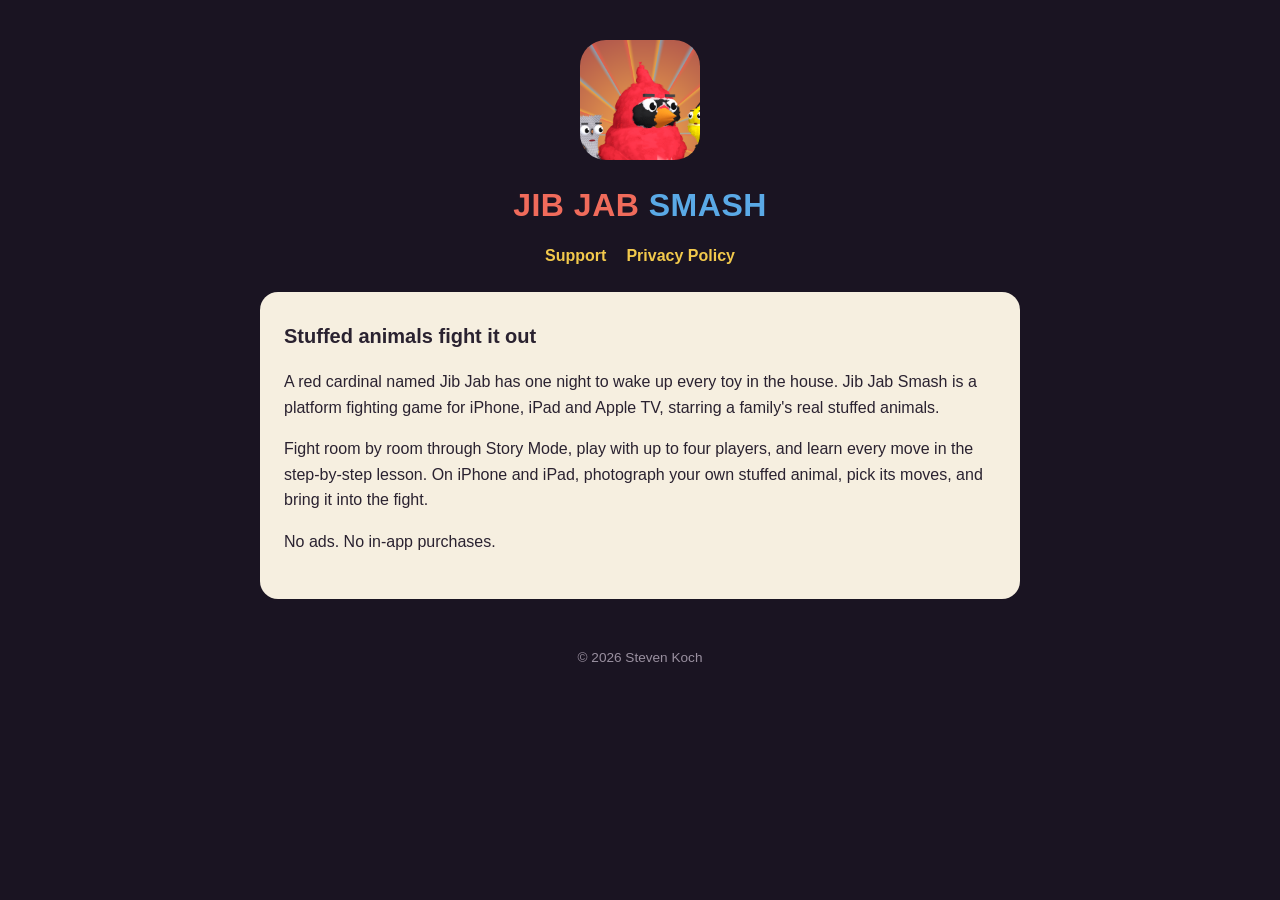
<file: index.html>
<!doctype html>
<html lang="en">
<head>
<meta charset="utf-8">
<meta name="viewport" content="width=device-width, initial-scale=1">
<title>Jib Jab Smash</title>
<link rel="stylesheet" href="style.css">
</head>
<body>
<header>
  <img src="icon.png" alt="Jib Jab Smash app icon">
  <h1><span class="red">JIB JAB</span> <span class="blue">SMASH</span></h1>
  <nav><a href="support">Support</a><a href="privacy">Privacy Policy</a></nav>
</header>
<main>
  <h2>Stuffed animals fight it out</h2>
  <p>A red cardinal named Jib Jab has one night to wake up every toy in the house. Jib Jab Smash is a platform fighting game for iPhone, iPad and Apple TV, starring a family's real stuffed animals.</p>
  <p>Fight room by room through Story Mode, play with up to four players, and learn every move in the step-by-step lesson. On iPhone and iPad, photograph your own stuffed animal, pick its moves, and bring it into the fight.</p>
  <p>No ads. No in-app purchases.</p>
</main>
<footer>&copy; 2026 Steven Koch</footer>
</body>
</html>
</file>
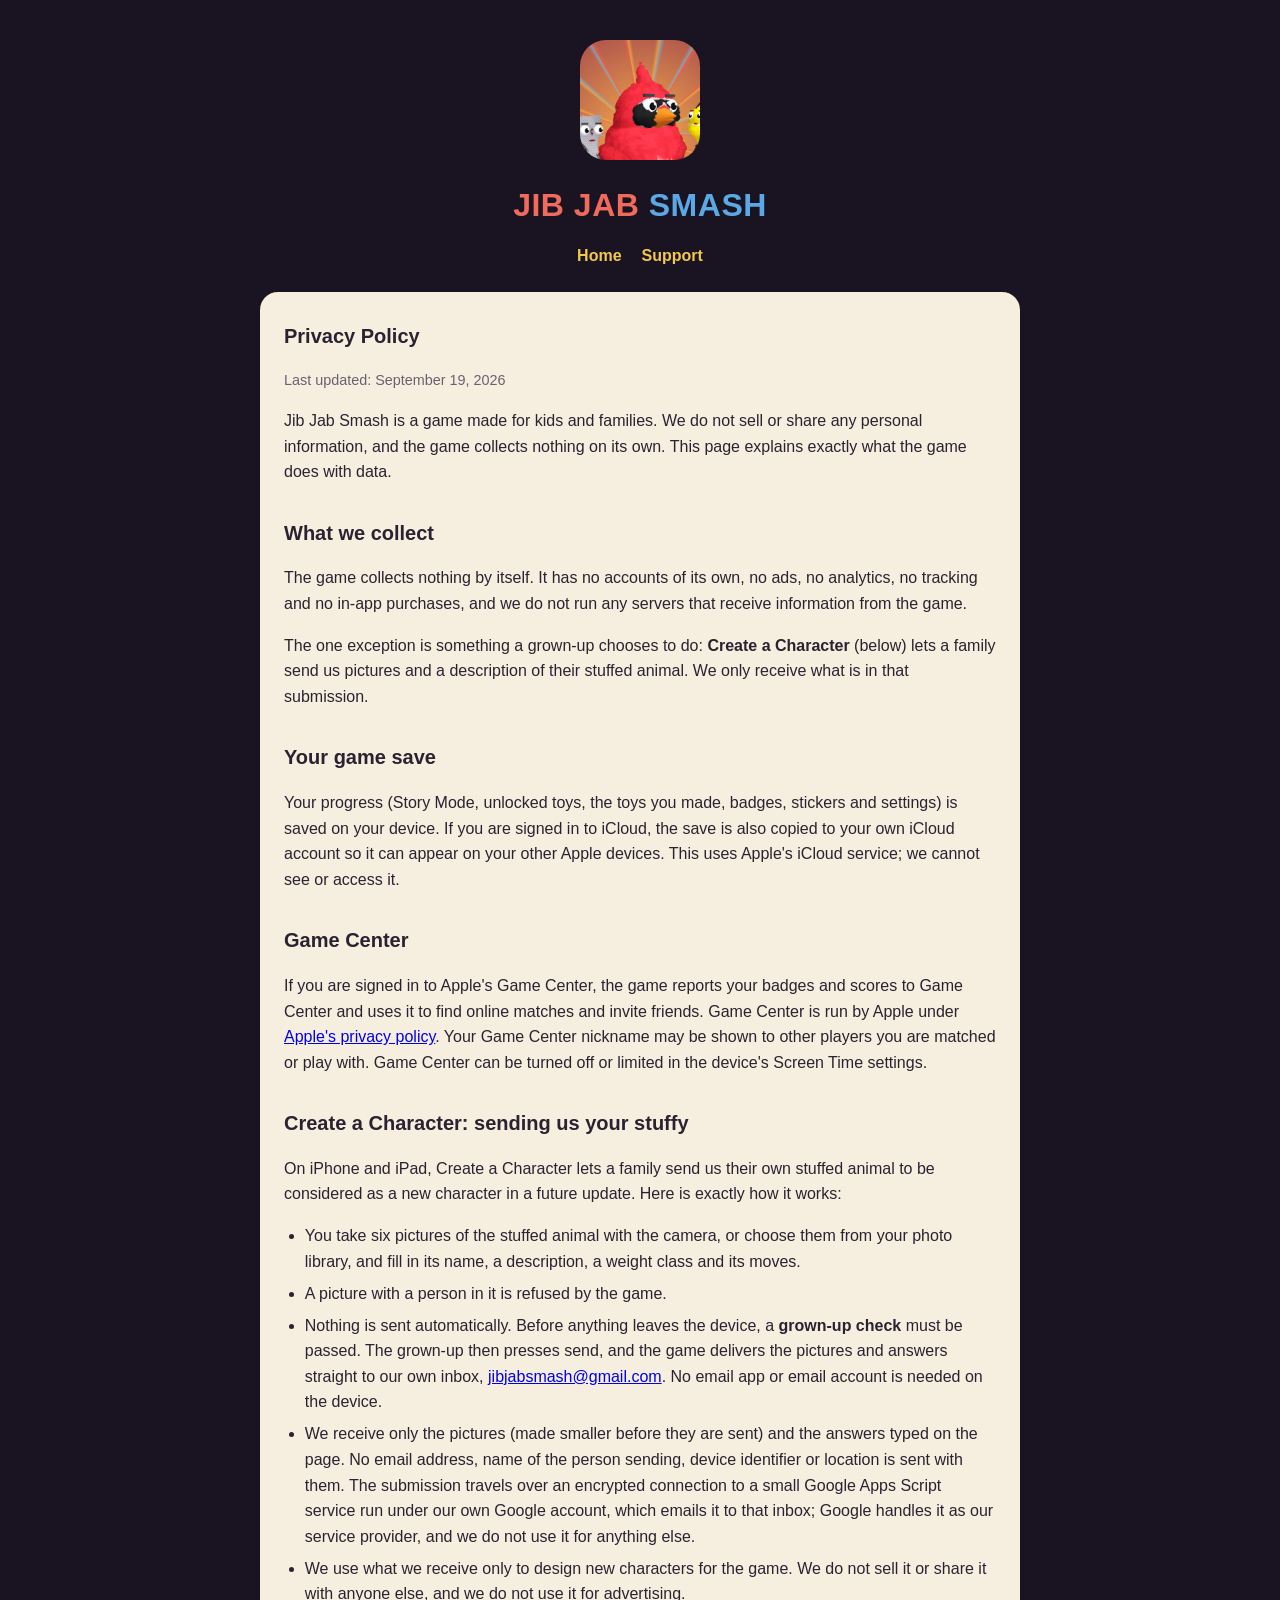
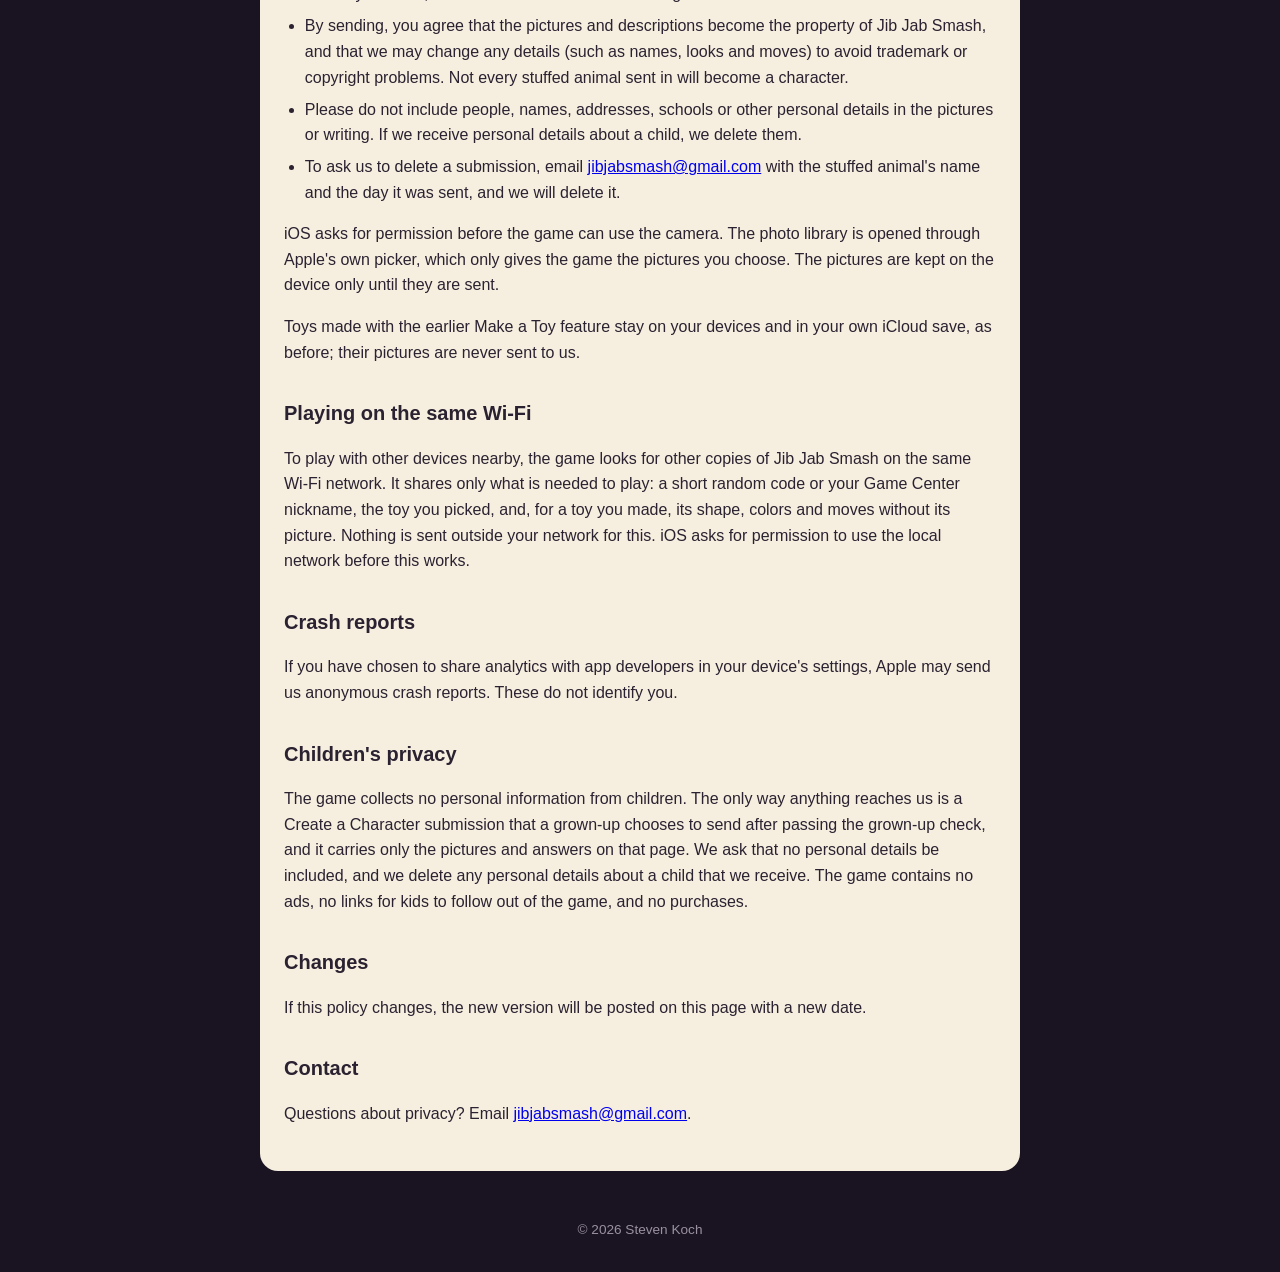
<file: privacy.html>
<!doctype html>
<html lang="en">
<head>
<meta charset="utf-8">
<meta name="viewport" content="width=device-width, initial-scale=1">
<title>Privacy Policy - Jib Jab Smash</title>
<link rel="stylesheet" href="style.css">
</head>
<body>
<header>
  <img src="icon.png" alt="Jib Jab Smash app icon">
  <h1><span class="red">JIB JAB</span> <span class="blue">SMASH</span></h1>
  <nav><a href="./">Home</a><a href="support">Support</a></nav>
</header>
<main>
  <h2>Privacy Policy</h2>
  <p class="muted">Last updated: September 19, 2026</p>
  <p>Jib Jab Smash is a game made for kids and families. We do not sell or share any personal information, and the game collects nothing on its own. This page explains exactly what the game does with data.</p>

  <h2>What we collect</h2>
  <p>The game collects nothing by itself. It has no accounts of its own, no ads, no analytics, no tracking and no in-app purchases, and we do not run any servers that receive information from the game.</p>
  <p>The one exception is something a grown-up chooses to do: <strong>Create a Character</strong> (below) lets a family send us pictures and a description of their stuffed animal. We only receive what is in that submission.</p>

  <h2>Your game save</h2>
  <p>Your progress (Story Mode, unlocked toys, the toys you made, badges, stickers and settings) is saved on your device. If you are signed in to iCloud, the save is also copied to your own iCloud account so it can appear on your other Apple devices. This uses Apple's iCloud service; we cannot see or access it.</p>

  <h2>Game Center</h2>
  <p>If you are signed in to Apple's Game Center, the game reports your badges and scores to Game Center and uses it to find online matches and invite friends. Game Center is run by Apple under <a href="https://www.apple.com/legal/privacy/">Apple's privacy policy</a>. Your Game Center nickname may be shown to other players you are matched or play with. Game Center can be turned off or limited in the device's Screen Time settings.</p>

  <h2>Create a Character: sending us your stuffy</h2>
  <p>On iPhone and iPad, Create a Character lets a family send us their own stuffed animal to be considered as a new character in a future update. Here is exactly how it works:</p>
  <ul>
    <li>You take six pictures of the stuffed animal with the camera, or choose them from your photo library, and fill in its name, a description, a weight class and its moves.</li>
    <li>A picture with a person in it is refused by the game.</li>
    <li>Nothing is sent automatically. Before anything leaves the device, a <strong>grown-up check</strong> must be passed. The grown-up then presses send, and the game delivers the pictures and answers straight to our own inbox, <a href="mailto:jibjabsmash@gmail.com">jibjabsmash@gmail.com</a>. No email app or email account is needed on the device.</li>
    <li>We receive only the pictures (made smaller before they are sent) and the answers typed on the page. No email address, name of the person sending, device identifier or location is sent with them. The submission travels over an encrypted connection to a small Google Apps Script service run under our own Google account, which emails it to that inbox; Google handles it as our service provider, and we do not use it for anything else.</li>
    <li>We use what we receive only to design new characters for the game. We do not sell it or share it with anyone else, and we do not use it for advertising.</li>
    <li>By sending, you agree that the pictures and descriptions become the property of Jib Jab Smash, and that we may change any details (such as names, looks and moves) to avoid trademark or copyright problems. Not every stuffed animal sent in will become a character.</li>
    <li>Please do not include people, names, addresses, schools or other personal details in the pictures or writing. If we receive personal details about a child, we delete them.</li>
    <li>To ask us to delete a submission, email <a href="mailto:jibjabsmash@gmail.com">jibjabsmash@gmail.com</a> with the stuffed animal's name and the day it was sent, and we will delete it.</li>
  </ul>
  <p>iOS asks for permission before the game can use the camera. The photo library is opened through Apple's own picker, which only gives the game the pictures you choose. The pictures are kept on the device only until they are sent.</p>
  <p>Toys made with the earlier Make a Toy feature stay on your devices and in your own iCloud save, as before; their pictures are never sent to us.</p>

  <h2>Playing on the same Wi-Fi</h2>
  <p>To play with other devices nearby, the game looks for other copies of Jib Jab Smash on the same Wi-Fi network. It shares only what is needed to play: a short random code or your Game Center nickname, the toy you picked, and, for a toy you made, its shape, colors and moves without its picture. Nothing is sent outside your network for this. iOS asks for permission to use the local network before this works.</p>

  <h2>Crash reports</h2>
  <p>If you have chosen to share analytics with app developers in your device's settings, Apple may send us anonymous crash reports. These do not identify you.</p>

  <h2>Children's privacy</h2>
  <p>The game collects no personal information from children. The only way anything reaches us is a Create a Character submission that a grown-up chooses to send after passing the grown-up check, and it carries only the pictures and answers on that page. We ask that no personal details be included, and we delete any personal details about a child that we receive. The game contains no ads, no links for kids to follow out of the game, and no purchases.</p>

  <h2>Changes</h2>
  <p>If this policy changes, the new version will be posted on this page with a new date.</p>

  <h2>Contact</h2>
  <p>Questions about privacy? Email <a href="mailto:jibjabsmash@gmail.com">jibjabsmash@gmail.com</a>.</p>
</main>
<footer>&copy; 2026 Steven Koch</footer>
</body>
</html>
</file>
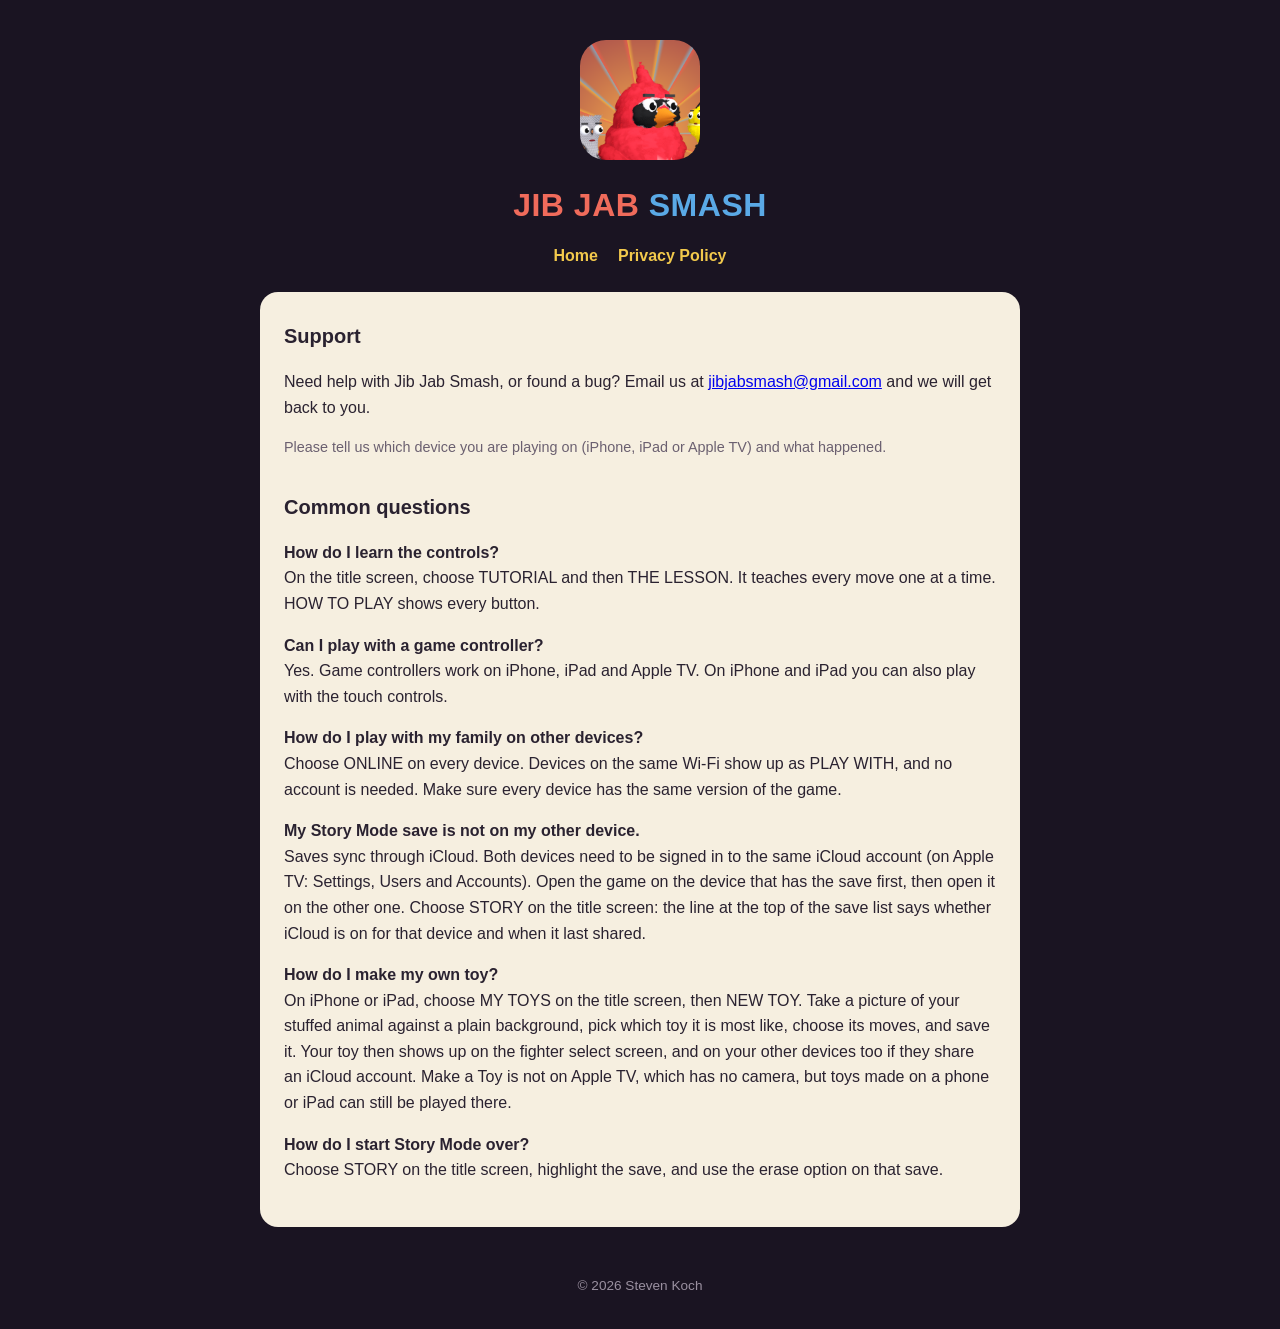
<file: support.html>
<!doctype html>
<html lang="en">
<head>
<meta charset="utf-8">
<meta name="viewport" content="width=device-width, initial-scale=1">
<title>Support - Jib Jab Smash</title>
<link rel="stylesheet" href="style.css">
</head>
<body>
<header>
  <img src="icon.png" alt="Jib Jab Smash app icon">
  <h1><span class="red">JIB JAB</span> <span class="blue">SMASH</span></h1>
  <nav><a href="./">Home</a><a href="privacy">Privacy Policy</a></nav>
</header>
<main>
  <h2>Support</h2>
  <p>Need help with Jib Jab Smash, or found a bug? Email us at <a href="mailto:jibjabsmash@gmail.com">jibjabsmash@gmail.com</a> and we will get back to you.</p>
  <p class="muted">Please tell us which device you are playing on (iPhone, iPad or Apple TV) and what happened.</p>

  <h2>Common questions</h2>
  <p><strong>How do I learn the controls?</strong><br>
  On the title screen, choose TUTORIAL and then THE LESSON. It teaches every move one at a time. HOW TO PLAY shows every button.</p>

  <p><strong>Can I play with a game controller?</strong><br>
  Yes. Game controllers work on iPhone, iPad and Apple TV. On iPhone and iPad you can also play with the touch controls.</p>

  <p><strong>How do I play with my family on other devices?</strong><br>
  Choose ONLINE on every device. Devices on the same Wi-Fi show up as PLAY WITH, and no account is needed. Make sure every device has the same version of the game.</p>

  <p><strong>My Story Mode save is not on my other device.</strong><br>
  Saves sync through iCloud. Both devices need to be signed in to the same iCloud account (on Apple TV: Settings, Users and Accounts). Open the game on the device that has the save first, then open it on the other one. Choose STORY on the title screen: the line at the top of the save list says whether iCloud is on for that device and when it last shared.</p>

  <p><strong>How do I make my own toy?</strong><br>
  On iPhone or iPad, choose MY TOYS on the title screen, then NEW TOY. Take a picture of your stuffed animal against a plain background, pick which toy it is most like, choose its moves, and save it. Your toy then shows up on the fighter select screen, and on your other devices too if they share an iCloud account. Make a Toy is not on Apple TV, which has no camera, but toys made on a phone or iPad can still be played there.</p>

  <p><strong>How do I start Story Mode over?</strong><br>
  Choose STORY on the title screen, highlight the save, and use the erase option on that save.</p>
</main>
<footer>&copy; 2026 Steven Koch</footer>
</body>
</html>
</file>
<file: style.css>
:root {
  --ink: #1a1422;
  --paper: #f6efe0;
  --gold: #f2c94c;
  --coral: #f06b5b;
  --text: #2a2230;
  --muted: #6b6070;
}
* { box-sizing: border-box; }
body {
  margin: 0;
  background: var(--ink);
  color: var(--text);
  font-family: -apple-system, BlinkMacSystemFont, "Segoe UI", Roboto, Helvetica, Arial, sans-serif;
  line-height: 1.6;
}
header {
  text-align: center;
  padding: 40px 16px 24px;
  color: var(--paper);
}
header img { width: 120px; height: 120px; border-radius: 26px; }
header h1 { margin: 12px 0 0; font-size: 2rem; letter-spacing: 0.5px; }
header h1 .red { color: var(--coral); }
header h1 .blue { color: #5aa9e6; }
nav { margin-top: 12px; }
nav a { color: var(--gold); margin: 0 10px; text-decoration: none; font-weight: 700; }
main {
  max-width: 760px;
  margin: 0 auto 48px;
  background: var(--paper);
  border-radius: 18px;
  padding: 28px 24px;
}
main h2 { margin-top: 1.6em; font-size: 1.25rem; }
main h2:first-child { margin-top: 0; }
.muted { color: var(--muted); font-size: 0.9rem; }
footer { text-align: center; color: #9a90a0; font-size: 0.85rem; padding: 0 16px 32px; }

main ul { padding-left: 1.3em; }
main li { margin: 0.4em 0; }
</file>
